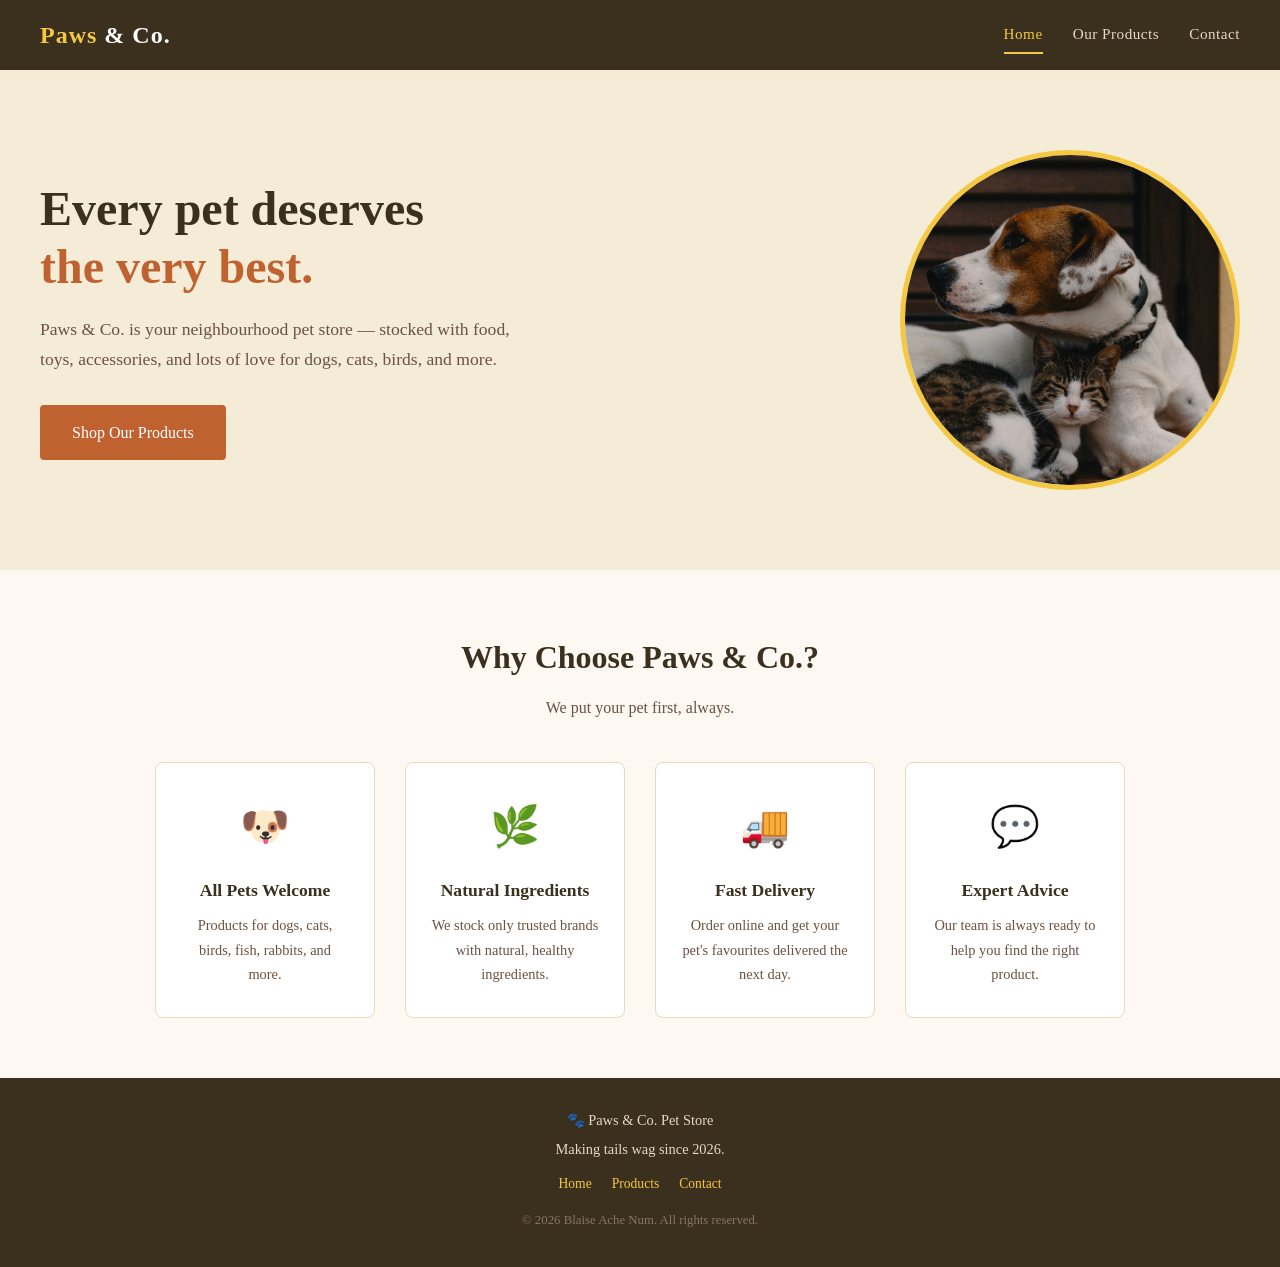
<file: index.html>
<!DOCTYPE html>
<html lang="en">
<head>
    <meta charset="UTF-8">
    <meta name="viewport" content="width=device-width, initial-scale=1.0">
    <title>Paws & Co. - Your Friendly Pet Store</title>
    <link rel="stylesheet" href="styles.css">
</head>
<body>

    <!-- NAVIGATION -->
    <header>
        <div class="logo">Paws <span>&amp; Co.</span></div>
        <nav>
            <a href="index.html" class="active">Home</a>
            <a href="menu.html">Our Products</a>
            <a href="contact.html">Contact</a>
        </nav>
    </header>

    <!-- HERO -->
    <section class="hero">
        <div class="hero-text">
            <h1>Every pet deserves<br><em>the very best.</em></h1>
            <p>Paws & Co. is your neighbourhood pet store — stocked with food, toys, accessories, and lots of love for dogs, cats, birds, and more.</p>
            <a href="menu.html" class="btn">Shop Our Products</a>
        </div>
        <div class="hero-image">
            <img src="hero-pet.jpg" alt="Happy dog and cat together">
        </div>
    </section>

    <!-- FEATURES -->
    <section class="features">
        <h2>Why Choose Paws & Co.?</h2>
        <p class="subtitle">We put your pet first, always.</p>
        <div class="features-grid">
            <div class="feature-card">
                <div class="icon">🐶</div>
                <h3>All Pets Welcome</h3>
                <p>Products for dogs, cats, birds, fish, rabbits, and more.</p>
            </div>
            <div class="feature-card">
                <div class="icon">🌿</div>
                <h3>Natural Ingredients</h3>
                <p>We stock only trusted brands with natural, healthy ingredients.</p>
            </div>
            <div class="feature-card">
                <div class="icon">🚚</div>
                <h3>Fast Delivery</h3>
                <p>Order online and get your pet's favourites delivered the next day.</p>
            </div>
            <div class="feature-card">
                <div class="icon">💬</div>
                <h3>Expert Advice</h3>
                <p>Our team is always ready to help you find the right product.</p>
            </div>
        </div>
    </section>

    <!-- FOOTER -->
    <footer>
        <p>🐾 Paws & Co. Pet Store</p>
        <p>Making tails wag since 2026.</p>
        <div class="footer-links">
            <a href="index.html">Home</a>
            <a href="menu.html">Products</a>
            <a href="contact.html">Contact</a>
        </div>
        <p class="footer-copy">&copy; 2026 Blaise Ache Num. All rights reserved.</p>
    </footer>

</body>
</html>
</file>
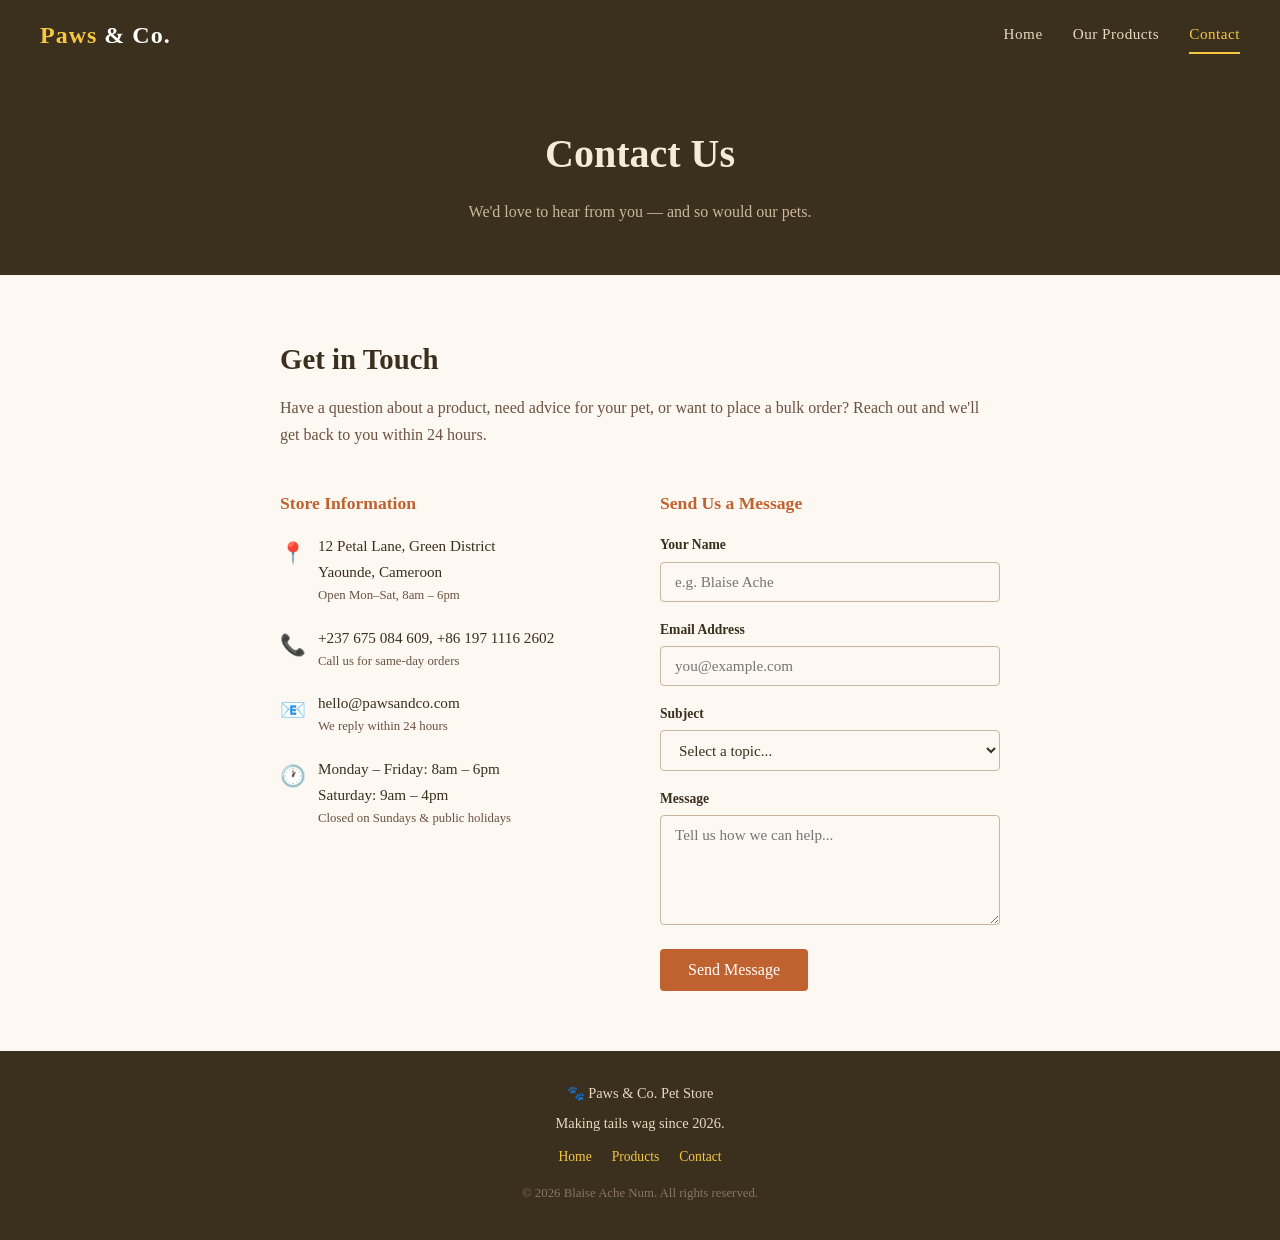
<file: contact.html>
<!DOCTYPE html>
<html lang="en">
<head>
    <meta charset="UTF-8">
    <meta name="viewport" content="width=device-width, initial-scale=1.0">
    <title>Contact Us - Paws & Co.</title>
    <link rel="stylesheet" href="styles.css">
</head>
<body>

    <!-- NAVIGATION -->
    <header>
        <div class="logo">Paws <span>&amp; Co.</span></div>
        <nav>
            <a href="index.html">Home</a>
            <a href="menu.html">Our Products</a>
            <a href="contact.html" class="active">Contact</a>
        </nav>
    </header>

    <!-- PAGE BANNER -->
    <section class="page-banner">
        <h1>Contact Us</h1>
        <p>We'd love to hear from you — and so would our pets.</p>
    </section>

    <!-- CONTACT SECTION -->
    <section class="contact-section">
        <h2>Get in Touch</h2>
        <p class="intro">Have a question about a product, need advice for your pet, or want to place a bulk order? Reach out and we'll get back to you within 24 hours.</p>

        <div class="contact-grid">

            <!-- CONTACT INFO -->
            <div class="contact-info">
                <h3>Store Information</h3>

                <div class="contact-item">
                    <div class="ci-icon">📍</div>
                    <p>12 Petal Lane, Green District<br>Yaounde, Cameroon
                        <span>Open Mon–Sat, 8am – 6pm</span>
                    </p>
                </div>

                <div class="contact-item">
                    <div class="ci-icon">📞</div>
                    <p>+237 675 084 609, +86 197 1116 2602
                        <span>Call us for same-day orders</span>
                    </p>
                </div>

                <div class="contact-item">
                    <div class="ci-icon">📧</div>
                    <p>hello@pawsandco.com
                        <span>We reply within 24 hours</span>
                    </p>
                </div>

                <div class="contact-item">
                    <div class="ci-icon">🕐</div>
                    <p>Monday – Friday: 8am – 6pm<br>Saturday: 9am – 4pm
                        <span>Closed on Sundays &amp; public holidays</span>
                    </p>
                </div>
            </div>

            <!-- CONTACT FORM -->
            <div class="contact-form">
                <h3>Send Us a Message</h3>

                <div class="form-group">
                    <label for="name">Your Name</label>
                    <input type="text" id="name" name="name" placeholder="e.g. Blaise Ache">
                </div>

                <div class="form-group">
                    <label for="email">Email Address</label>
                    <input type="email" id="email" name="email" placeholder="you@example.com">
                </div>

                <div class="form-group">
                    <label for="subject">Subject</label>
                    <select id="subject" name="subject">
                        <option value="">Select a topic...</option>
                        <option value="product">Product enquiry</option>
                        <option value="order">Order &amp; delivery</option>
                        <option value="advice">Pet care advice</option>
                        <option value="other">Other</option>
                    </select>
                </div>

                <div class="form-group">
                    <label for="message">Message</label>
                    <textarea id="message" name="message" placeholder="Tell us how we can help..."></textarea>
                </div>

                <button type="button" class="btn-submit">Send Message</button>
            </div>

        </div>
    </section>

    <!-- FOOTER -->
    <footer>
        <p>🐾 Paws & Co. Pet Store</p>
        <p>Making tails wag since 2026.</p>
        <div class="footer-links">
            <a href="index.html">Home</a>
            <a href="menu.html">Products</a>
            <a href="contact.html">Contact</a>
        </div>
        <p class="footer-copy">&copy; 2026 Blaise Ache Num. All rights reserved.</p>
    </footer>

</body>
</html>
</file>
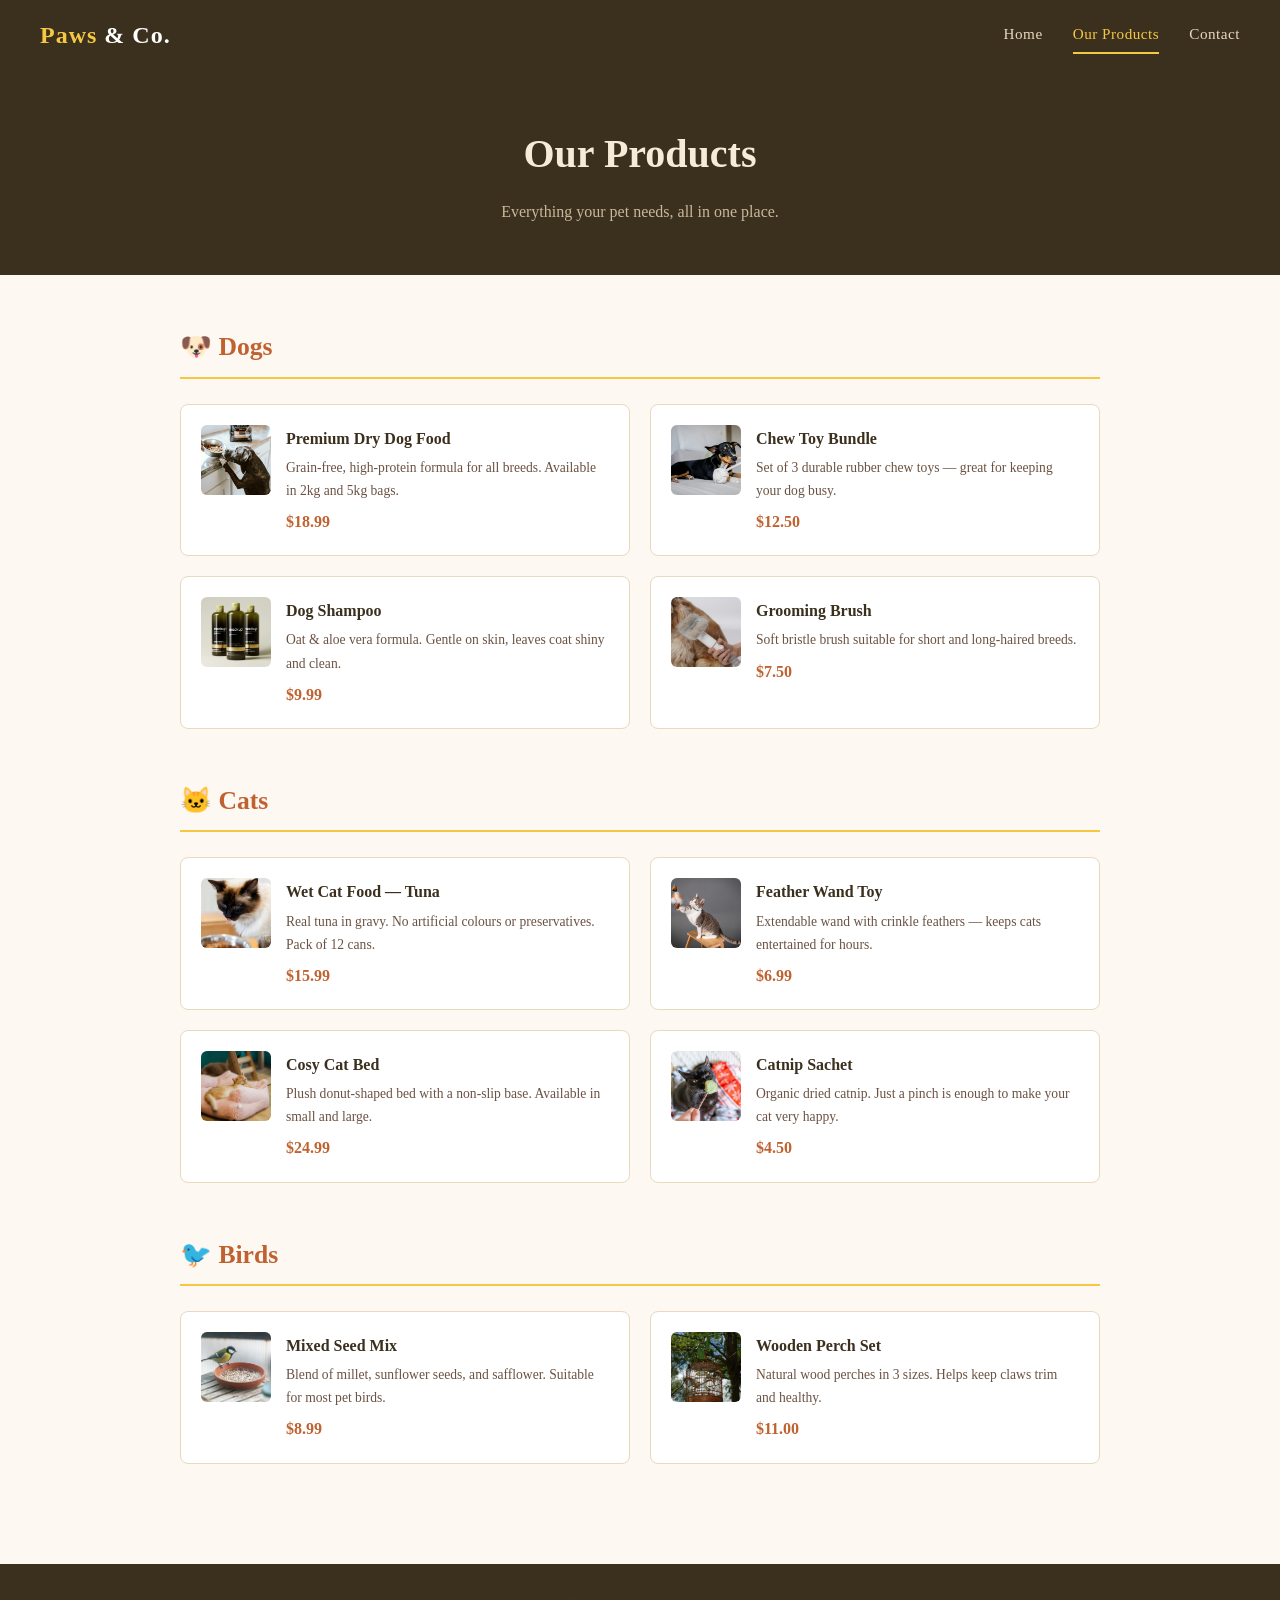
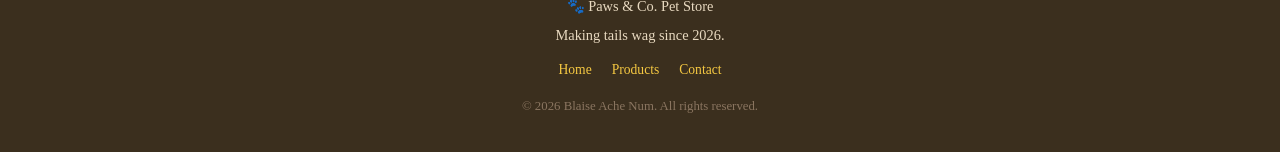
<file: menu.html>
<!DOCTYPE html>
<html lang="en">
<head>
    <meta charset="UTF-8">
    <meta name="viewport" content="width=device-width, initial-scale=1.0">
    <title>Our Products - Paws & Co.</title>
    <link rel="stylesheet" href="styles.css">
</head>
<body>

    <!-- NAVIGATION -->
    <header>
        <div class="logo">Paws <span>&amp; Co.</span></div>
        <nav>
            <a href="index.html">Home</a>
            <a href="menu.html" class="active">Our Products</a>
            <a href="contact.html">Contact</a>
        </nav>
    </header>

    <!-- PAGE BANNER -->
    <section class="page-banner">
        <h1>Our Products</h1>
        <p>Everything your pet needs, all in one place.</p>
    </section>

    <!-- DOG PRODUCTS -->
    <section class="menu-section">
        <h2>🐶 Dogs</h2>
        <div class="menu-grid">
            <div class="menu-card">
                <img src="dog-food.jpg" alt="Dry Dog Food" class="card-img">
                <div>
                    <h3>Premium Dry Dog Food</h3>
                    <p>Grain-free, high-protein formula for all breeds. Available in 2kg and 5kg bags.</p>
                    <span class="price">$18.99</span>
                </div>
            </div>
            <div class="menu-card">
                <img src="dog-toy.jpg" alt="Chew Toy Bundle" class="card-img">
                <div>
                    <h3>Chew Toy Bundle</h3>
                    <p>Set of 3 durable rubber chew toys — great for keeping your dog busy.</p>
                    <span class="price">$12.50</span>
                </div>
            </div>
            <div class="menu-card">
                <img src="dog-shampoo.jpg" alt="Dog Shampoo" class="card-img">
                <div>
                    <h3>Dog Shampoo</h3>
                    <p>Oat & aloe vera formula. Gentle on skin, leaves coat shiny and clean.</p>
                    <span class="price">$9.99</span>
                </div>
            </div>
            <div class="menu-card">
                <img src="dog-brush.jpg" alt="Grooming Brush" class="card-img">
                <div>
                    <h3>Grooming Brush</h3>
                    <p>Soft bristle brush suitable for short and long-haired breeds.</p>
                    <span class="price">$7.50</span>
                </div>
            </div>
        </div>

        <!-- CAT PRODUCTS -->
        <h2>🐱 Cats</h2>
        <div class="menu-grid">
            <div class="menu-card">
                <img src="cat-food.jpg" alt="Wet Cat Food" class="card-img">
                <div>
                    <h3>Wet Cat Food — Tuna</h3>
                    <p>Real tuna in gravy. No artificial colours or preservatives. Pack of 12 cans.</p>
                    <span class="price">$15.99</span>
                </div>
            </div>
            <div class="menu-card">
                <img src="cat-toy.jpg" alt="Feather Wand Toy" class="card-img">
                <div>
                    <h3>Feather Wand Toy</h3>
                    <p>Extendable wand with crinkle feathers — keeps cats entertained for hours.</p>
                    <span class="price">$6.99</span>
                </div>
            </div>
            <div class="menu-card">
                <img src="cat-bed.jpg" alt="Cosy Cat Bed" class="card-img">
                <div>
                    <h3>Cosy Cat Bed</h3>
                    <p>Plush donut-shaped bed with a non-slip base. Available in small and large.</p>
                    <span class="price">$24.99</span>
                </div>
            </div>
            <div class="menu-card">
                <img src="catnip.jpg" alt="Catnip Sachet" class="card-img">
                <div>
                    <h3>Catnip Sachet</h3>
                    <p>Organic dried catnip. Just a pinch is enough to make your cat very happy.</p>
                    <span class="price">$4.50</span>
                </div>
            </div>
        </div>

        <!-- BIRD PRODUCTS -->
        <h2>🐦 Birds</h2>
        <div class="menu-grid">
            <div class="menu-card">
                <img src="bird-seed.jpg" alt="Mixed Seed Mix" class="card-img">
                <div>
                    <h3>Mixed Seed Mix</h3>
                    <p>Blend of millet, sunflower seeds, and safflower. Suitable for most pet birds.</p>
                    <span class="price">$8.99</span>
                </div>
            </div>
            <div class="menu-card">
                <img src="bird-perch.jpg" alt="Wooden Perch Set" class="card-img">
                <div>
                    <h3>Wooden Perch Set</h3>
                    <p>Natural wood perches in 3 sizes. Helps keep claws trim and healthy.</p>
                    <span class="price">$11.00</span>
                </div>
            </div>
        </div>
    </section>

    <!-- FOOTER -->
    <footer>
        <p>🐾 Paws & Co. Pet Store</p>
        <p>Making tails wag since 2026.</p>
        <div class="footer-links">
            <a href="index.html">Home</a>
            <a href="menu.html">Products</a>
            <a href="contact.html">Contact</a>
        </div>
        <p class="footer-copy">&copy; 2026 Blaise Ache Num. All rights reserved.</p>
    </footer>

</body>
</html>
</file>
<file: styles.css>
/* =====================
   RESET & BASE
===================== */
* {
    margin: 0;
    padding: 0;
    box-sizing: border-box;
}

body {
    font-family: 'Georgia', serif;
    background-color: #fdf8f2;
    color: #3b2f1e;
    line-height: 1.7;
}

a {
    text-decoration: none;
    color: inherit;
}

img {
    max-width: 100%;
    display: block;
}

/* =====================
   NAVIGATION (same on all pages)
===================== */
header {
    background-color: #3b2f1e;
    padding: 0 40px;
    display: flex;
    align-items: center;
    justify-content: space-between;
    height: 70px;
    position: sticky;
    top: 0;
    z-index: 100;
}

.logo {
    font-size: 1.5rem;
    font-weight: bold;
    color: #f5c842;
    letter-spacing: 1px;
    font-family: 'Georgia', serif;
}

.logo span {
    color: #fff;
}

nav {
    display: flex;
    gap: 30px;
}

nav a {
    color: #e8d9c0;
    font-size: 0.95rem;
    letter-spacing: 0.5px;
    padding: 5px 0;
    border-bottom: 2px solid transparent;
    transition: color 0.2s, border-color 0.2s;
}

nav a:hover,
nav a.active {
    color: #f5c842;
    border-bottom-color: #f5c842;
}

/* =====================
   FOOTER (same on all pages)
===================== */
footer {
    background-color: #3b2f1e;
    color: #e8d9c0;
    text-align: center;
    padding: 30px 20px;
    font-size: 0.9rem;
}

footer p {
    margin-bottom: 5px;
}

footer .footer-links {
    display: flex;
    justify-content: center;
    gap: 20px;
    margin-top: 10px;
}

footer .footer-links a {
    color: #f5c842;
    font-size: 0.85rem;
}

footer .footer-copy {
    margin-top: 15px;
    font-size: 0.8rem;
    color: #8a7560;
}

/* =====================
   HERO - HOMEPAGE
===================== */
.hero {
    background-color: #f5ecd7;
    padding: 80px 40px;
    display: flex;
    align-items: center;
    justify-content: space-between;
    gap: 40px;
    flex-wrap: wrap;
}

.hero-text h1 {
    font-size: 3rem;
    color: #3b2f1e;
    line-height: 1.2;
    margin-bottom: 20px;
}

.hero-text h1 em {
    color: #c0622f;
    font-style: normal;
}

.hero-text p {
    font-size: 1.1rem;
    color: #6b5242;
    max-width: 480px;
    margin-bottom: 30px;
}

.btn {
    display: inline-block;
    background-color: #c0622f;
    color: #fff;
    padding: 14px 32px;
    border-radius: 4px;
    font-size: 1rem;
    font-family: 'Georgia', serif;
    transition: background-color 0.2s;
}

.btn:hover {
    background-color: #a04e24;
}

.hero-image {
    width: 340px;
    height: 340px;
    border-radius: 50%;
    overflow: hidden;
    flex-shrink: 0;
    border: 5px solid #f5c842;
}

.hero-image img {
    width: 100%;
    height: 100%;
    object-fit: cover;
}

/* =====================
   FEATURES SECTION - HOMEPAGE
===================== */
.features {
    padding: 60px 40px;
    text-align: center;
}

.features h2 {
    font-size: 2rem;
    margin-bottom: 10px;
    color: #3b2f1e;
}

.features .subtitle {
    color: #6b5242;
    margin-bottom: 40px;
    font-size: 1rem;
}

.features-grid {
    display: flex;
    gap: 30px;
    justify-content: center;
    flex-wrap: wrap;
}

.feature-card {
    background-color: #fff;
    border: 1px solid #e8d9c0;
    border-radius: 8px;
    padding: 30px 25px;
    width: 220px;
    transition: box-shadow 0.2s;
}

.feature-card:hover {
    box-shadow: 0 4px 16px rgba(59,47,30,0.1);
}

.feature-card .icon {
    font-size: 2.5rem;
    margin-bottom: 15px;
}

.feature-card h3 {
    font-size: 1.1rem;
    margin-bottom: 8px;
    color: #3b2f1e;
}

.feature-card p {
    font-size: 0.9rem;
    color: #6b5242;
}

/* =====================
   MENU PAGE
===================== */
.page-banner {
    background-color: #3b2f1e;
    color: #f5ecd7;
    text-align: center;
    padding: 50px 20px;
}

.page-banner h1 {
    font-size: 2.5rem;
    margin-bottom: 10px;
}

.page-banner p {
    font-size: 1rem;
    color: #c9b89a;
}

.menu-section {
    padding: 50px 40px;
    max-width: 1000px;
    margin: 0 auto;
}

.menu-section h2 {
    font-size: 1.6rem;
    color: #c0622f;
    border-bottom: 2px solid #f5c842;
    padding-bottom: 8px;
    margin-bottom: 25px;
}

.menu-grid {
    display: flex;
    flex-wrap: wrap;
    gap: 20px;
    margin-bottom: 50px;
}

.menu-card {
    background-color: #fff;
    border: 1px solid #e8d9c0;
    border-radius: 8px;
    padding: 20px;
    width: calc(50% - 10px);
    display: flex;
    align-items: flex-start;
    gap: 15px;
}

.menu-card .item-icon {
    font-size: 2rem;
    flex-shrink: 0;
}

.card-img {
    width: 70px;
    height: 70px;
    object-fit: cover;
    border-radius: 6px;
    flex-shrink: 0;
}

.menu-card h3 {
    font-size: 1rem;
    margin-bottom: 4px;
    color: #3b2f1e;
}

.menu-card p {
    font-size: 0.85rem;
    color: #6b5242;
    margin-bottom: 6px;
}

.menu-card .price {
    font-size: 1rem;
    font-weight: bold;
    color: #c0622f;
}

/* =====================
   CONTACT PAGE
===================== */
.contact-section {
    padding: 60px 40px;
    max-width: 800px;
    margin: 0 auto;
}

.contact-section h2 {
    font-size: 1.8rem;
    color: #3b2f1e;
    margin-bottom: 10px;
}

.contact-section .intro {
    color: #6b5242;
    margin-bottom: 40px;
}

.contact-grid {
    display: flex;
    gap: 40px;
    flex-wrap: wrap;
}

.contact-info {
    flex: 1;
    min-width: 220px;
}

.contact-info h3 {
    font-size: 1.1rem;
    color: #c0622f;
    margin-bottom: 15px;
}

.contact-item {
    display: flex;
    align-items: flex-start;
    gap: 12px;
    margin-bottom: 18px;
}

.contact-item .ci-icon {
    font-size: 1.3rem;
    flex-shrink: 0;
    margin-top: 2px;
}

.contact-item p {
    font-size: 0.95rem;
    color: #3b2f1e;
}

.contact-item span {
    display: block;
    font-size: 0.8rem;
    color: #6b5242;
}

.contact-form {
    flex: 1;
    min-width: 260px;
}

.contact-form h3 {
    font-size: 1.1rem;
    color: #c0622f;
    margin-bottom: 15px;
}

.form-group {
    margin-bottom: 16px;
}

.form-group label {
    display: block;
    font-size: 0.85rem;
    color: #3b2f1e;
    margin-bottom: 5px;
    font-weight: bold;
}

.form-group input,
.form-group textarea,
.form-group select {
    width: 100%;
    padding: 10px 14px;
    border: 1px solid #c9b89a;
    border-radius: 4px;
    font-size: 0.95rem;
    font-family: 'Georgia', serif;
    background-color: #fdf8f2;
    color: #3b2f1e;
    outline: none;
    transition: border-color 0.2s;
}

.form-group input:focus,
.form-group textarea:focus,
.form-group select:focus {
    border-color: #c0622f;
}

.form-group textarea {
    height: 110px;
    resize: vertical;
}

.btn-submit {
    background-color: #c0622f;
    color: #fff;
    border: none;
    padding: 12px 28px;
    border-radius: 4px;
    font-size: 1rem;
    font-family: 'Georgia', serif;
    cursor: pointer;
    transition: background-color 0.2s;
}

.btn-submit:hover {
    background-color: #a04e24;
}

/* =====================
   RESPONSIVE
===================== */
@media (max-width: 700px) {
    header {
        flex-direction: column;
        height: auto;
        padding: 15px 20px;
        gap: 10px;
    }

    .hero {
        flex-direction: column;
        padding: 40px 20px;
        text-align: center;
    }

    .hero-text h1 {
        font-size: 2rem;
    }

    .hero-image {
        width: 200px;
        height: 200px;
        font-size: 5rem;
    }

    .features {
        padding: 40px 20px;
    }

    .menu-card {
        width: 100%;
    }

    .contact-grid {
        flex-direction: column;
    }

    .menu-section {
        padding: 30px 20px;
    }

    .contact-section {
        padding: 30px 20px;
    }
}
</file>
